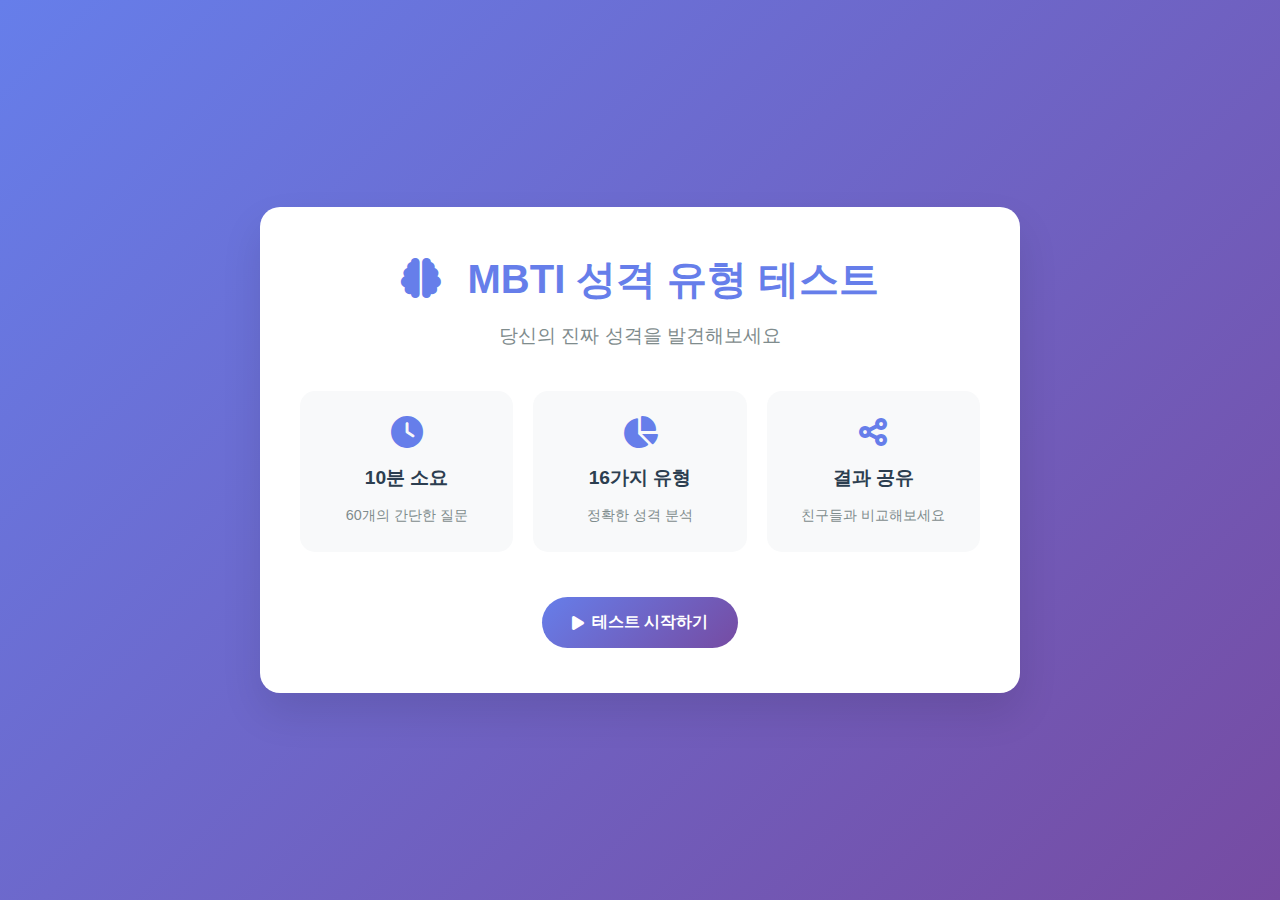
<file: index.html>
<!DOCTYPE html>
<html lang="ko">
<head>
    <meta charset="UTF-8">
    <meta name="viewport" content="width=device-width, initial-scale=1.0">
    <title>MBTI 성격 유형 테스트</title>
    <link rel="stylesheet" href="style.css">
    <link href="https://cdnjs.cloudflare.com/ajax/libs/font-awesome/6.0.0/css/all.min.css" rel="stylesheet">
    <meta name="description" content="정확한 MBTI 성격 유형 테스트로 당신의 성격을 알아보세요">
    <script async src="https://pagead2.googlesyndication.com/pagead/js/adsbygoogle.js?client=ca-pub-8449359919769889"
            crossorigin="anonymous"></script>
</head>
<body>
    <div class="container">
        <!-- Welcome Screen -->
        <div id="welcome-screen" class="screen active">
            <div class="welcome-content">
                <h1><i class="fas fa-brain"></i> MBTI 성격 유형 테스트</h1>
                <p class="subtitle">당신의 진짜 성격을 발견해보세요</p>
                <div class="info-cards">
                    <div class="info-card">
                        <i class="fas fa-clock"></i>
                        <h3>10분 소요</h3>
                        <p>60개의 간단한 질문</p>
                    </div>
                    <div class="info-card">
                        <i class="fas fa-chart-pie"></i>
                        <h3>16가지 유형</h3>
                        <p>정확한 성격 분석</p>
                    </div>
                    <div class="info-card">
                        <i class="fas fa-share-alt"></i>
                        <h3>결과 공유</h3>
                        <p>친구들과 비교해보세요</p>
                    </div>
                </div>
                <button id="start-test" class="btn btn-primary">
                    <i class="fas fa-play"></i> 테스트 시작하기
                </button>
                <div class="continue-section" id="continue-section" style="display: none;">
                    <p>이전에 진행하던 테스트가 있습니다.</p>
                    <button id="continue-test" class="btn btn-secondary">
                        <i class="fas fa-redo"></i> 이어서 하기
                    </button>
                    <button id="restart-test" class="btn btn-outline">
                        <i class="fas fa-refresh"></i> 새로 시작하기
                    </button>
                </div>
            </div>
        </div>

        <!-- Test Screen -->
        <div id="test-screen" class="screen">
            <div class="test-header">
                <div class="progress-container">
                    <div class="progress-bar">
                        <div class="progress-fill" id="progress-fill"></div>
                    </div>
                    <span class="progress-text" id="progress-text">1 / 60</span>
                </div>
                <button id="home-btn" class="btn btn-ghost">
                    <i class="fas fa-home"></i>
                </button>
            </div>
            
            <div class="question-container">
                <div class="question-card">
                    <h2 id="question-text">질문을 불러오는 중...</h2>
                    <div class="options">
                        <button class="option-btn" data-value="agree">
                            <i class="fas fa-check"></i>
                            <span>그렇다</span>
                        </button>
                        <button class="option-btn" data-value="neutral">
                            <i class="fas fa-minus"></i>
                            <span>보통이다</span>
                        </button>
                        <button class="option-btn" data-value="disagree">
                            <i class="fas fa-times"></i>
                            <span>아니다</span>
                        </button>
                    </div>
                </div>
            </div>

            <div class="navigation">
                <button id="prev-btn" class="btn btn-outline" disabled>
                    <i class="fas fa-arrow-left"></i> 이전
                </button>
                <button id="next-btn" class="btn btn-primary" disabled>
                    다음 <i class="fas fa-arrow-right"></i>
                </button>
            </div>
        </div>

        <!-- Loading Screen -->
        <div id="loading-screen" class="screen">
            <div class="loading-content">
                <div class="loading-spinner">
                    <i class="fas fa-brain fa-spin"></i>
                </div>
                <h2>결과를 분석하고 있습니다...</h2>
                <p>당신의 성격 유형을 계산 중입니다</p>
            </div>
        </div>
    </div>

    <script src="script.js"></script>
</body>
</html>
</file>
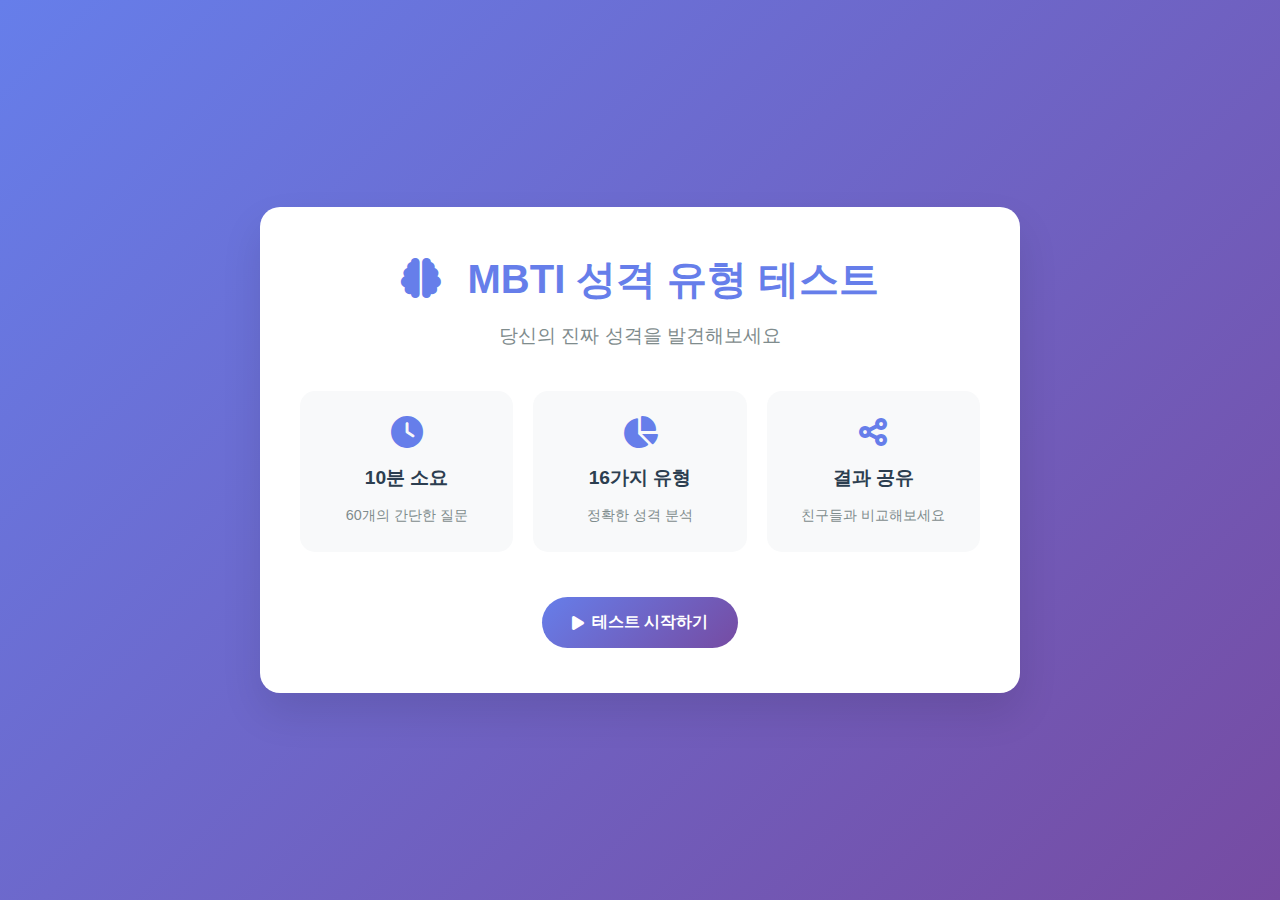
<file: result.html>
<!DOCTYPE html>
<html lang="ko">
<head>
    <meta charset="UTF-8">
    <meta name="viewport" content="width=device-width, initial-scale=1.0">
    <title>MBTI 테스트 결과</title>
    <link rel="stylesheet" href="style.css">
    <link href="https://cdnjs.cloudflare.com/ajax/libs/font-awesome/6.0.0/css/all.min.css" rel="stylesheet">
    <script async src="https://pagead2.googlesyndication.com/pagead/js/adsbygoogle.js?client=ca-pub-8449359919769889"
            crossorigin="anonymous"></script>
</head>
<body>
    <div class="container">
        <div id="result-screen" class="screen active">
            <div class="result-header">
                <button id="home-btn" class="btn btn-ghost">
                    <i class="fas fa-home"></i> 홈으로
                </button>
                <div class="share-dropdown">
                    <button id="share-btn" class="btn btn-outline">
                        <i class="fas fa-share-alt"></i> 공유하기
                    </button>
                    <div class="share-menu" id="share-menu">
                        <button class="share-option" id="share-kakao">
                            <i class="fas fa-comment"></i> 카카오톡
                        </button>
                        <button class="share-option" id="share-facebook">
                            <i class="fab fa-facebook"></i> 페이스북
                        </button>
                        <button class="share-option" id="share-twitter">
                            <i class="fab fa-twitter"></i> 트위터
                        </button>
                        <button class="share-option" id="share-instagram">
                            <i class="fab fa-instagram"></i> 인스타그램
                        </button>
                        <button class="share-option" id="share-link">
                            <i class="fas fa-link"></i> 링크 복사
                        </button>
                        <button class="share-option" id="share-image">
                            <i class="fas fa-image"></i> 이미지 저장
                        </button>
                    </div>
                </div>
            </div>

            <div class="result-content">
                <div class="result-card">
                    <div class="result-type" id="result-type">
                        <h1 id="mbti-code">ENFP</h1>
                        <h2 id="mbti-title">활발한 영감가</h2>
                    </div>
                    
                    <div class="result-summary" id="result-summary">
                        <p>결과를 불러오는 중...</p>
                    </div>

                    <div class="dimensions">
                        <h3><i class="fas fa-chart-bar"></i> 성격 차원 분석</h3>
                        <div class="dimension-bars" id="dimension-bars">
                            <!-- 동적으로 생성됨 -->
                        </div>
                    </div>

                    <div class="strengths-weaknesses">
                        <div class="strengths">
                            <h3><i class="fas fa-star"></i> 강점</h3>
                            <ul id="strengths-list">
                                <!-- 동적으로 생성됨 -->
                            </ul>
                        </div>
                        <div class="weaknesses">
                            <h3><i class="fas fa-exclamation-triangle"></i> 개선점</h3>
                            <ul id="weaknesses-list">
                                <!-- 동적으로 생성됨 -->
                            </ul>
                        </div>
                    </div>

                    <div class="career-relationships">
                        <div class="career">
                            <h3><i class="fas fa-briefcase"></i> 적합한 직업</h3>
                            <div class="career-tags" id="career-tags">
                                <!-- 동적으로 생성됨 -->
                            </div>
                        </div>
                        <div class="relationships">
                            <h3><i class="fas fa-heart"></i> 궁합</h3>
                            <div class="compatibility" id="compatibility">
                                <!-- 동적으로 생성됨 -->
                            </div>
                        </div>
                    </div>

                    <div class="detailed-description">
                        <h3><i class="fas fa-book"></i> 상세 설명</h3>
                        <div class="description-content" id="detailed-description">
                            <!-- 동적으로 생성됨 -->
                        </div>
                    </div>
                </div>

                <div class="action-buttons">
                    <button id="retake-test" class="btn btn-primary">
                        <i class="fas fa-redo"></i> 다시 테스트하기
                    </button>
                    <button id="save-result" class="btn btn-secondary">
                        <i class="fas fa-download"></i> 결과 저장하기
                    </button>
                </div>
            </div>
        </div>
    </div>

    <script src="script.js"></script>
    <script>
        // 결과 페이지 전용 스크립트
        document.addEventListener('DOMContentLoaded', function() {
            displayResult();
            
            document.getElementById('home-btn').addEventListener('click', function() {
                window.location.href = 'index.html';
            });

            document.getElementById('retake-test').addEventListener('click', function() {
                localStorage.removeItem('mbti_progress');
                localStorage.removeItem('mbti_answers');
                window.location.href = 'index.html';
            });

            // Share button functionality
            document.getElementById('share-btn').addEventListener('click', function(e) {
                e.stopPropagation();
                toggleShareMenu();
            });

            // Close share menu when clicking outside
            document.addEventListener('click', function() {
                closeShareMenu();
            });

            // Share option event listeners
            document.getElementById('share-kakao').addEventListener('click', shareToKakao);
            document.getElementById('share-facebook').addEventListener('click', shareToFacebook);
            document.getElementById('share-twitter').addEventListener('click', shareToTwitter);
            document.getElementById('share-instagram').addEventListener('click', shareToInstagram);
            document.getElementById('share-link').addEventListener('click', copyLinkToClipboard);
            document.getElementById('share-image').addEventListener('click', saveResultImage);
            document.getElementById('save-result').addEventListener('click', saveResult);
        });

        function displayResult() {
            const result = JSON.parse(localStorage.getItem('mbti_result'));
            if (!result) {
                window.location.href = 'index.html';
                return;
            }

            // 결과 표시
            document.getElementById('mbti-code').textContent = result.type;
            document.getElementById('mbti-title').textContent = result.title;
            document.getElementById('result-summary').textContent = result.summary;

            // 결과에 따른 색상 테마 적용
            document.querySelector('.result-type').className = `result-type ${result.type.toLowerCase()}`;

            // 차원 분석 표시
            displayDimensions(result.dimensions);
            
            // 강점/약점 표시
            displayStrengthsWeaknesses(result.strengths, result.weaknesses);
            
            // 직업/궁합 표시
            displayCareerCompatibility(result.careers, result.compatibility);
            
            // 상세 설명 표시
            document.getElementById('detailed-description').innerHTML = result.description;
        }

        function displayDimensions(dimensions) {
            const container = document.getElementById('dimension-bars');
            const dimensionLabels = {
                'E': '외향성',
                'I': '내향성',
                'S': '감각',
                'N': '직관',
                'T': '사고',
                'F': '감정',
                'J': '판단',
                'P': '인식'
            };

            Object.entries(dimensions).forEach(([key, value]) => {
                const bar = document.createElement('div');
                bar.className = 'dimension-bar';
                bar.innerHTML = `
                    <div class="dimension-label">${dimensionLabels[key]}</div>
                    <div class="bar-container">
                        <div class="bar-fill" style="width: ${value}%"></div>
                    </div>
                    <div class="dimension-value">${value}%</div>
                `;
                container.appendChild(bar);
            });
        }

        function displayStrengthsWeaknesses(strengths, weaknesses) {
            const strengthsList = document.getElementById('strengths-list');
            const weaknessesList = document.getElementById('weaknesses-list');

            strengths.forEach(strength => {
                const li = document.createElement('li');
                li.textContent = strength;
                strengthsList.appendChild(li);
            });

            weaknesses.forEach(weakness => {
                const li = document.createElement('li');
                li.textContent = weakness;
                weaknessesList.appendChild(li);
            });
        }

        function displayCareerCompatibility(careers, compatibility) {
            const careerContainer = document.getElementById('career-tags');
            const compatibilityContainer = document.getElementById('compatibility');

            careers.forEach(career => {
                const tag = document.createElement('span');
                tag.className = 'career-tag';
                tag.textContent = career;
                careerContainer.appendChild(tag);
            });

            compatibility.forEach(comp => {
                const compDiv = document.createElement('div');
                compDiv.className = 'compatibility-item';
                compDiv.innerHTML = `
                    <span class="comp-type">${comp.type}</span>
                    <span class="comp-label">${comp.label}</span>
                `;
                compatibilityContainer.appendChild(compDiv);
            });
        }

        function toggleShareMenu() {
            const menu = document.getElementById('share-menu');
            menu.classList.toggle('active');
        }

        function closeShareMenu() {
            const menu = document.getElementById('share-menu');
            menu.classList.remove('active');
        }

        function getShareData() {
            const result = JSON.parse(localStorage.getItem('mbti_result'));
            return {
                title: `MBTI 테스트 결과: ${result.type} - ${result.title}`,
                text: `나의 MBTI 성격 유형은 ${result.type}(${result.title})입니다! 당신도 테스트해보세요!`,
                url: window.location.origin,
                hashtags: 'MBTI,성격테스트,심리테스트'
            };
        }

        function shareToKakao() {
            const shareData = getShareData();
            const message = `${shareData.text}\n\n${shareData.url}`;
            
            // 카카오톡 앱이 설치되어 있는 경우
            if (/KAKAOTALK/i.test(navigator.userAgent)) {
                window.location.href = `kakaotalk://share?text=${encodeURIComponent(message)}`;
            } else {
                // 웹 카카오톡 또는 클립보드 복사
                copyToClipboard(message);
                alert('메시지가 클립보드에 복사되었습니다. 카카오톡에서 붙여넣어 주세요!');
            }
            closeShareMenu();
        }

        function shareToFacebook() {
            const shareData = getShareData();
            const facebookUrl = `https://www.facebook.com/sharer/sharer.php?u=${encodeURIComponent(shareData.url)}&quote=${encodeURIComponent(shareData.text)}`;
            window.open(facebookUrl, '_blank', 'width=600,height=400');
            closeShareMenu();
        }

        function shareToTwitter() {
            const shareData = getShareData();
            const twitterUrl = `https://twitter.com/intent/tweet?text=${encodeURIComponent(shareData.text)}&url=${encodeURIComponent(shareData.url)}&hashtags=${shareData.hashtags}`;
            window.open(twitterUrl, '_blank', 'width=600,height=400');
            closeShareMenu();
        }

        function shareToInstagram() {
            alert('인스타그램은 직접 링크 공유를 지원하지 않습니다. "이미지 저장" 기능을 이용해 결과 이미지를 저장한 후 인스타그램에 업로드해주세요!');
            closeShareMenu();
        }

        function copyLinkToClipboard() {
            const shareData = getShareData();
            const fullMessage = `${shareData.text}\n\n${shareData.url}`;
            copyToClipboard(fullMessage);
            closeShareMenu();
        }

        function saveResultImage() {
            const result = JSON.parse(localStorage.getItem('mbti_result'));
            
            // Canvas를 이용해 결과 이미지 생성
            const canvas = document.createElement('canvas');
            const ctx = canvas.getContext('2d');
            
            canvas.width = 600;
            canvas.height = 800;
            
            // 배경 설정
            const gradient = ctx.createLinearGradient(0, 0, 0, canvas.height);
            gradient.addColorStop(0, '#667eea');
            gradient.addColorStop(1, '#764ba2');
            ctx.fillStyle = gradient;
            ctx.fillRect(0, 0, canvas.width, canvas.height);
            
            // 텍스트 스타일 설정
            ctx.textAlign = 'center';
            ctx.fillStyle = 'white';
            
            // 제목
            ctx.font = 'bold 48px Arial';
            ctx.fillText('MBTI 테스트 결과', canvas.width / 2, 100);
            
            // MBTI 타입
            ctx.font = 'bold 72px Arial';
            ctx.fillText(result.type, canvas.width / 2, 200);
            
            // 타입 이름
            ctx.font = 'bold 32px Arial';
            ctx.fillText(result.title, canvas.width / 2, 250);
            
            // 요약 (여러 줄로 나누기)
            ctx.font = '24px Arial';
            const words = result.summary.split(' ');
            let line = '';
            let y = 320;
            
            for (let i = 0; i < words.length; i++) {
                const testLine = line + words[i] + ' ';
                const metrics = ctx.measureText(testLine);
                const testWidth = metrics.width;
                
                if (testWidth > 500 && i > 0) {
                    ctx.fillText(line, canvas.width / 2, y);
                    line = words[i] + ' ';
                    y += 35;
                } else {
                    line = testLine;
                }
            }
            ctx.fillText(line, canvas.width / 2, y);
            
            // 강점 표시
            ctx.font = 'bold 28px Arial';
            ctx.fillText('주요 강점', canvas.width / 2, y + 80);
            
            ctx.font = '20px Arial';
            result.strengths.slice(0, 3).forEach((strength, index) => {
                ctx.fillText(`• ${strength}`, canvas.width / 2, y + 120 + (index * 35));
            });
            
            // URL 추가
            ctx.font = '18px Arial';
            ctx.fillText(window.location.origin, canvas.width / 2, canvas.height - 50);
            
            // 이미지 다운로드
            canvas.toBlob(function(blob) {
                const url = URL.createObjectURL(blob);
                const a = document.createElement('a');
                a.href = url;
                a.download = `MBTI_${result.type}_결과.png`;
                document.body.appendChild(a);
                a.click();
                document.body.removeChild(a);
                URL.revokeObjectURL(url);
            });
            
            closeShareMenu();
        }

        function copyToClipboard(text) {
            navigator.clipboard.writeText(text).then(() => {
                alert('클립보드에 복사되었습니다!');
            }).catch(() => {
                // 폴백: 텍스트 선택 방식
                const textArea = document.createElement('textarea');
                textArea.value = text;
                document.body.appendChild(textArea);
                textArea.select();
                document.execCommand('copy');
                document.body.removeChild(textArea);
                alert('클립보드에 복사되었습니다!');
            });
        }

        function saveResult() {
            const result = JSON.parse(localStorage.getItem('mbti_result'));
            const resultText = `
MBTI 성격 유형 테스트 결과

성격 유형: ${result.type} - ${result.title}

요약: ${result.summary}

강점:
${result.strengths.map(s => `• ${s}`).join('\n')}

개선점:
${result.weaknesses.map(w => `• ${w}`).join('\n')}

적합한 직업:
${result.careers.join(', ')}

테스트 날짜: ${new Date().toLocaleDateString()}
            `;

            const blob = new Blob([resultText], { type: 'text/plain' });
            const url = URL.createObjectURL(blob);
            const a = document.createElement('a');
            a.href = url;
            a.download = `MBTI_결과_${result.type}_${new Date().toISOString().split('T')[0]}.txt`;
            document.body.appendChild(a);
            a.click();
            document.body.removeChild(a);
            URL.revokeObjectURL(url);
        }
    </script>
</body>
</html>
</file>
<file: style.css>
/* Reset and Base Styles */
* {
    margin: 0;
    padding: 0;
    box-sizing: border-box;
}

body {
    font-family: -apple-system, BlinkMacSystemFont, 'Segoe UI', Roboto, Oxygen, Ubuntu, Cantarell, sans-serif;
    line-height: 1.6;
    color: #2c3e50;
    background: linear-gradient(135deg, #667eea 0%, #764ba2 100%);
    min-height: 100vh;
}

.container {
    max-width: 800px;
    margin: 0 auto;
    padding: 20px;
    min-height: 100vh;
    display: flex;
    align-items: center;
    justify-content: center;
}

/* Screen Management */
.screen {
    display: none;
    width: 100%;
    animation: fadeIn 0.5s ease-in;
}

.screen.active {
    display: block;
}

@keyframes fadeIn {
    from { opacity: 0; transform: translateY(20px); }
    to { opacity: 1; transform: translateY(0); }
}

/* Welcome Screen */
.welcome-content {
    text-align: center;
    background: white;
    border-radius: 20px;
    padding: 40px;
    box-shadow: 0 20px 40px rgba(0,0,0,0.1);
}

.welcome-content h1 {
    font-size: 2.5rem;
    margin-bottom: 10px;
    color: #667eea;
}

.welcome-content h1 i {
    margin-right: 15px;
}

.subtitle {
    font-size: 1.2rem;
    color: #7f8c8d;
    margin-bottom: 40px;
}

.info-cards {
    display: grid;
    grid-template-columns: repeat(auto-fit, minmax(200px, 1fr));
    gap: 20px;
    margin-bottom: 40px;
}

.info-card {
    background: #f8f9fa;
    padding: 25px;
    border-radius: 15px;
    transition: transform 0.3s ease;
}

.info-card:hover {
    transform: translateY(-5px);
}

.info-card i {
    font-size: 2rem;
    color: #667eea;
    margin-bottom: 15px;
}

.info-card h3 {
    font-size: 1.2rem;
    margin-bottom: 10px;
    color: #2c3e50;
}

.info-card p {
    color: #7f8c8d;
    font-size: 0.9rem;
}

.continue-section {
    margin-top: 30px;
    padding-top: 30px;
    border-top: 1px solid #ecf0f1;
}

.continue-section p {
    margin-bottom: 20px;
    color: #7f8c8d;
}

/* Buttons */
.btn {
    padding: 15px 30px;
    border: none;
    border-radius: 50px;
    font-size: 1rem;
    font-weight: 600;
    cursor: pointer;
    transition: all 0.3s ease;
    text-decoration: none;
    display: inline-flex;
    align-items: center;
    gap: 8px;
    margin: 5px;
}

.btn-primary {
    background: linear-gradient(135deg, #667eea 0%, #764ba2 100%);
    color: white;
}

.btn-primary:hover {
    transform: translateY(-2px);
    box-shadow: 0 10px 20px rgba(102, 126, 234, 0.3);
}

.btn-secondary {
    background: #34495e;
    color: white;
}

.btn-secondary:hover {
    background: #2c3e50;
    transform: translateY(-2px);
}

.btn-outline {
    background: transparent;
    color: #667eea;
    border: 2px solid #667eea;
}

.btn-outline:hover {
    background: #667eea;
    color: white;
}

.btn-ghost {
    background: transparent;
    color: #7f8c8d;
    border: 1px solid #bdc3c7;
}

.btn-ghost:hover {
    background: #ecf0f1;
}

.btn:disabled {
    opacity: 0.5;
    cursor: not-allowed;
    transform: none !important;
}

/* Test Screen */
.test-header {
    display: flex;
    justify-content: space-between;
    align-items: center;
    margin-bottom: 30px;
    background: white;
    padding: 20px;
    border-radius: 15px;
    box-shadow: 0 5px 15px rgba(0,0,0,0.1);
}

.progress-container {
    flex: 1;
    margin-right: 20px;
}

.progress-bar {
    width: 100%;
    height: 8px;
    background: #ecf0f1;
    border-radius: 4px;
    overflow: hidden;
    margin-bottom: 10px;
}

.progress-fill {
    height: 100%;
    background: linear-gradient(90deg, #667eea, #764ba2);
    border-radius: 4px;
    transition: width 0.5s ease;
}

.progress-text {
    font-weight: 600;
    color: #667eea;
}

.question-container {
    margin-bottom: 30px;
}

.question-card {
    background: white;
    border-radius: 20px;
    padding: 40px;
    box-shadow: 0 20px 40px rgba(0,0,0,0.1);
    text-align: center;
}

.question-card h2 {
    font-size: 1.5rem;
    margin-bottom: 40px;
    color: #2c3e50;
    line-height: 1.4;
}

.options {
    display: flex;
    flex-direction: column;
    gap: 15px;
}

.option-btn {
    background: #f8f9fa;
    border: 2px solid transparent;
    border-radius: 15px;
    padding: 20px;
    cursor: pointer;
    transition: all 0.3s ease;
    display: flex;
    align-items: center;
    gap: 15px;
    font-size: 1rem;
}

.option-btn:hover {
    background: #e9ecef;
    transform: translateX(5px);
}

.option-btn.selected {
    background: linear-gradient(135deg, #667eea 0%, #764ba2 100%);
    color: white;
    border-color: #667eea;
}

.option-btn i {
    font-size: 1.2rem;
    width: 20px;
}

.navigation {
    display: flex;
    justify-content: space-between;
    align-items: center;
    gap: 20px;
}

/* Loading Screen */
.loading-content {
    text-align: center;
    background: white;
    border-radius: 20px;
    padding: 60px 40px;
    box-shadow: 0 20px 40px rgba(0,0,0,0.1);
}

.loading-spinner {
    margin-bottom: 30px;
}

.loading-spinner i {
    font-size: 4rem;
    color: #667eea;
}

.loading-content h2 {
    color: #2c3e50;
    margin-bottom: 15px;
}

.loading-content p {
    color: #7f8c8d;
}

/* Result Screen */
.result-header {
    display: flex;
    justify-content: space-between;
    align-items: center;
    margin-bottom: 30px;
}

.result-content {
    background: white;
    border-radius: 20px;
    overflow: hidden;
    box-shadow: 0 20px 40px rgba(0,0,0,0.1);
}

.result-card {
    padding: 40px;
}

.result-type {
    text-align: center;
    padding: 40px 20px;
    margin: -40px -40px 40px -40px;
    color: white;
}

.result-type h1 {
    font-size: 4rem;
    margin-bottom: 10px;
    font-weight: 800;
}

.result-type h2 {
    font-size: 1.5rem;
    opacity: 0.9;
}

/* MBTI Type Colors */
.enfp { background: linear-gradient(135deg, #ff6b6b, #ee5a24); }
.infp { background: linear-gradient(135deg, #a29bfe, #6c5ce7); }
.enfj { background: linear-gradient(135deg, #fd79a8, #e84393); }
.infj { background: linear-gradient(135deg, #74b9ff, #0984e3); }
.entp { background: linear-gradient(135deg, #55a3ff, #2e86de); }
.intp { background: linear-gradient(135deg, #00b894, #00a085); }
.entj { background: linear-gradient(135deg, #fdcb6e, #e17055); }
.intj { background: linear-gradient(135deg, #6c5ce7, #a29bfe); }
.esfp { background: linear-gradient(135deg, #fd79a8, #fdcb6e); }
.isfp { background: linear-gradient(135deg, #81ecec, #74b9ff); }
.esfj { background: linear-gradient(135deg, #ff7675, #fd79a8); }
.isfj { background: linear-gradient(135deg, #a29bfe, #74b9ff); }
.estp { background: linear-gradient(135deg, #ffeaa7, #fab1a0); }
.istp { background: linear-gradient(135deg, #00b894, #55a3ff); }
.estj { background: linear-gradient(135deg, #e17055, #d63031); }
.istj { background: linear-gradient(135deg, #636e72, #2d3436); }

.result-summary {
    font-size: 1.1rem;
    line-height: 1.8;
    color: #2c3e50;
    margin-bottom: 40px;
    text-align: center;
    padding: 20px;
    background: #f8f9fa;
    border-radius: 15px;
}

.dimensions {
    margin-bottom: 40px;
}

.dimensions h3 {
    display: flex;
    align-items: center;
    gap: 10px;
    margin-bottom: 20px;
    color: #2c3e50;
}

.dimension-bars {
    display: flex;
    flex-direction: column;
    gap: 15px;
}

.dimension-bar {
    display: flex;
    align-items: center;
    gap: 15px;
}

.dimension-label {
    width: 80px;
    font-weight: 600;
    color: #2c3e50;
}

.bar-container {
    flex: 1;
    height: 10px;
    background: #ecf0f1;
    border-radius: 5px;
    overflow: hidden;
}

.bar-fill {
    height: 100%;
    background: linear-gradient(90deg, #667eea, #764ba2);
    border-radius: 5px;
    transition: width 1s ease;
}

.dimension-value {
    width: 50px;
    text-align: right;
    font-weight: 600;
    color: #667eea;
}

.strengths-weaknesses {
    display: grid;
    grid-template-columns: 1fr 1fr;
    gap: 30px;
    margin-bottom: 40px;
}

.strengths h3,
.weaknesses h3 {
    display: flex;
    align-items: center;
    gap: 10px;
    margin-bottom: 15px;
    color: #2c3e50;
}

.strengths ul,
.weaknesses ul {
    list-style: none;
}

.strengths li,
.weaknesses li {
    padding: 10px 15px;
    margin-bottom: 8px;
    border-radius: 8px;
    background: #f8f9fa;
    border-left: 4px solid #27ae60;
}

.weaknesses li {
    border-left-color: #e74c3c;
}

.career-relationships {
    display: grid;
    grid-template-columns: 1fr 1fr;
    gap: 30px;
    margin-bottom: 40px;
}

.career h3,
.relationships h3 {
    display: flex;
    align-items: center;
    gap: 10px;
    margin-bottom: 15px;
    color: #2c3e50;
}

.career-tags {
    display: flex;
    flex-wrap: wrap;
    gap: 10px;
}

.career-tag {
    background: #667eea;
    color: white;
    padding: 8px 15px;
    border-radius: 20px;
    font-size: 0.9rem;
    font-weight: 500;
}

.compatibility {
    display: flex;
    flex-direction: column;
    gap: 10px;
}

.compatibility-item {
    display: flex;
    justify-content: space-between;
    align-items: center;
    padding: 10px 15px;
    background: #f8f9fa;
    border-radius: 8px;
}

.comp-type {
    font-weight: 600;
    color: #667eea;
}

.comp-label {
    color: #7f8c8d;
    font-size: 0.9rem;
}

.detailed-description {
    margin-bottom: 40px;
}

.detailed-description h3 {
    display: flex;
    align-items: center;
    gap: 10px;
    margin-bottom: 20px;
    color: #2c3e50;
}

.description-content {
    line-height: 1.8;
    color: #2c3e50;
}

.description-content p {
    margin-bottom: 15px;
}

.action-buttons {
    display: flex;
    justify-content: center;
    gap: 15px;
    margin-top: 30px;
    padding-top: 30px;
    border-top: 1px solid #ecf0f1;
}

/* Responsive Design */
@media (max-width: 768px) {
    .container {
        padding: 10px;
    }
    
    .welcome-content,
    .question-card,
    .result-card {
        padding: 30px 20px;
    }
    
    .welcome-content h1 {
        font-size: 2rem;
    }
    
    .info-cards {
        grid-template-columns: 1fr;
    }
    
    .test-header {
        flex-direction: column;
        gap: 15px;
    }
    
    .progress-container {
        margin-right: 0;
        width: 100%;
    }
    
    .navigation {
        flex-direction: column;
    }
    
    .navigation .btn {
        width: 100%;
        justify-content: center;
    }
    
    .result-type h1 {
        font-size: 3rem;
    }
    
    .strengths-weaknesses,
    .career-relationships {
        grid-template-columns: 1fr;
        gap: 20px;
    }
    
    .action-buttons {
        flex-direction: column;
    }
    
    .action-buttons .btn {
        width: 100%;
        justify-content: center;
    }
}

@media (max-width: 480px) {
    .welcome-content h1 {
        font-size: 1.8rem;
    }
    
    .question-card h2 {
        font-size: 1.3rem;
    }
    
    .option-btn {
        flex-direction: column;
        text-align: center;
        gap: 10px;
    }
    
    .result-type h1 {
        font-size: 2.5rem;
    }
    
    .result-type h2 {
        font-size: 1.2rem;
    }
}

/* Animation Enhancements */
@keyframes slideInRight {
    from {
        transform: translateX(100%);
        opacity: 0;
    }
    to {
        transform: translateX(0);
        opacity: 1;
    }
}

@keyframes slideInLeft {
    from {
        transform: translateX(-100%);
        opacity: 0;
    }
    to {
        transform: translateX(0);
        opacity: 1;
    }
}

.question-card.slide-right {
    animation: slideInRight 0.5s ease;
}

.question-card.slide-left {
    animation: slideInLeft 0.5s ease;
}

/* Custom Scrollbar */
::-webkit-scrollbar {
    width: 8px;
}

::-webkit-scrollbar-track {
    background: #f1f1f1;
    border-radius: 4px;
}

::-webkit-scrollbar-thumb {
    background: #667eea;
    border-radius: 4px;
}

::-webkit-scrollbar-thumb:hover {
    background: #764ba2;
}
</file>
